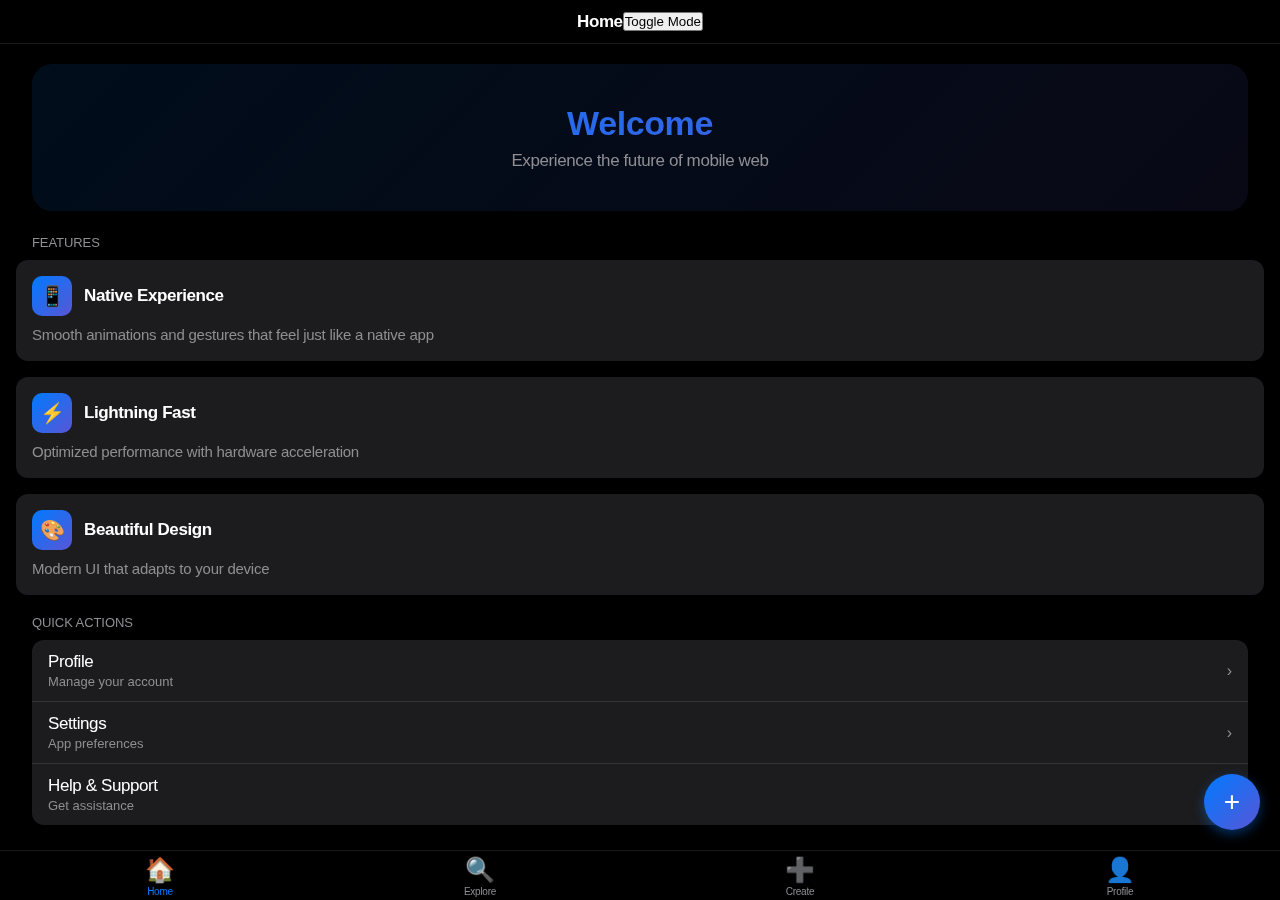
<file: index.html>
<!-- Path: /index.html -->
<!DOCTYPE html>
<html lang="en">

<head>
  <meta charset="UTF-8">
  <meta name="viewport"
    content="width=device-width, initial-scale=1.0, maximum-scale=1.0, user-scalable=no, viewport-fit=cover">
  <meta name="apple-mobile-web-app-capable" content="yes">
  <meta name="apple-mobile-web-app-status-bar-style" content="black-translucent">
  <title>My Native App</title>
  <link rel="stylesheet" href="global.css">
  <script src="main.js" defer></script>

</head>

<body>
  <!-- Status Bar -->
  <div class="status-bar"></div>

  <!-- Header -->
  <header class="header">
    <h1 class="header-title">Home</h1>
    <button onclick="toggleLightMode()">Toggle Mode</button>
  </header>

  <!-- Main Content -->
  <div class="main-container" id="mainContainer">
    <!-- Dynamic content will be loaded here -->
    <div id="content-container"></div>
  </div>

  <!-- Bottom Tab Bar -->
  <nav class="tab-bar">
    <div class="tab-item active" onclick="switchTab(0, 'Home', './html/home.html')">
      <div class="tab-icon">🏠</div>
      <div class="tab-label">Home</div>
    </div>
    <div class="tab-item" onclick="switchTab(1, 'Explore', './html/explore.html')">
      <div class="tab-icon">🔍</div>
      <div class="tab-label">Explore</div>
    </div>
    <div class="tab-item" onclick="switchTab(2, 'Create', './html/create.html')">
      <div class="tab-icon">➕</div>
      <div class="tab-label">Create</div>
    </div>
    <div class="tab-item" onclick="switchTab(3, 'Profile', './html/profile.html')">
      <div class="tab-icon">👤</div>
      <div class="tab-label">Profile</div>
    </div>
  </nav>

  <!-- Floating Action Button -->
  <div class="fab" onclick="openBottomSheet()">
    <span class="fab-icon">+</span>
  </div>

  <!-- Modal/Bottom Sheet -->
  <div class="modal-overlay" id="modalOverlay" onclick="closeBottomSheet()">
    <div class="bottom-sheet" onclick="event.stopPropagation()">
      <div class="sheet-handle"></div>
      <div class="sheet-content">
        <h2 style="margin-bottom: 20px;">Create New</h2>
        <div class="list-container">
          <div class="list-item" onclick="createAction('Post')">
            <div class="list-item-content">
              <div class="list-item-title">📝 New Post</div>
            </div>
          </div>
          <div class="list-item" onclick="createAction('Photo')">
            <div class="list-item-content">
              <div class="list-item-title">📷 Upload Photo</div>
            </div>
          </div>
          <div class="list-item" onclick="createAction('Video')">
            <div class="list-item-content">
              <div class="list-item-title">🎥 Share Video</div>
            </div>
          </div>
        </div>
      </div>
    </div>
  </div>

  <script>
    function toggleLightMode() {
      const body = document.body;
      if (body.classList.contains('light-mode')) {
        body.classList.remove('light-mode');
      } else {
        body.classList.add('light-mode');
      }
    }
  </script>
</body>

</html>
</file>
<file: global.css>
/* Path: /styles.css */
/* Global Base Styles and Shared Components */

/* CSS Variables */
:root {
    --safe-area-inset-top: env(safe-area-inset-top, 20px);
    --safe-area-inset-bottom: env(safe-area-inset-bottom, 0px);
    --primary: #007AFF;
    --background: #000000;
    --surface: #1C1C1E;
    --surface-light: #2C2C2E;
    --text-primary: #FFFFFF;
    --text-secondary: #8E8E93;
    --border: rgba(255, 255, 255, 0.1);
    --tab-height: 50px;
    --header-height: 44px;
}

.light-mode {
    --background: #FFFFFF;
    --surface: #F2F2F7;
    --surface-light: #E5E5EA;
    --text-primary: #000000;
    --text-secondary: #636366;
    --border: rgba(0, 0, 0, 0.1);
}


/* Reset and Base Styles */
* {
    margin: 0;
    padding: 0;
    box-sizing: border-box;
    -webkit-tap-highlight-color: transparent;
    -webkit-touch-callout: none;
    -webkit-user-select: none;
    user-select: none;
}

body {
    background-color: var(--background);
    color: var(--text-primary);
    font-family: -apple-system, BlinkMacSystemFont, 'Segoe UI', Roboto, sans-serif;
    min-height: 100vh;
    overflow: hidden;
    position: fixed;
    width: 100%;
    height: 100%;
}

/* Native-like Status Bar */
.status-bar {
    position: fixed;
    top: 0;
    left: 0;
    right: 0;
    height: var(--safe-area-inset-top);
    background: var(--background);
    z-index: 9999;
}

/* Native Header */
.header {
    position: fixed;
    top: var(--safe-area-inset-top);
    left: 0;
    right: 0;
    height: var(--header-height);
    background: rgba(0, 0, 0, 0.8);
    backdrop-filter: blur(20px);
    -webkit-backdrop-filter: blur(20px);
    z-index: 1000;
    display: flex;
    align-items: center;
    justify-content: center;
    border-bottom: 0.5px solid var(--border);
}

.header-title {
    font-size: 17px;
    font-weight: 600;
    letter-spacing: -0.4px;
}

/* Main Content Area */
.main-container {
    position: fixed;
    top: calc(var(--safe-area-inset-top) + var(--header-height));
    left: 0;
    right: 0;
    bottom: calc(var(--tab-height) + var(--safe-area-inset-bottom));
    overflow-y: auto;
    -webkit-overflow-scrolling: touch;
    scroll-behavior: smooth;
}

/* Pull to Refresh */
.pull-to-refresh {
    position: absolute;
    top: -60px;
    left: 50%;
    transform: translateX(-50%);
    width: 40px;
    height: 40px;
    opacity: 0;
    transition: opacity 0.3s;
}

.pull-to-refresh.active {
    opacity: 1;
}

.spinner {
    width: 25px;
    height: 25px;
    border: 3px solid var(--surface-light);
    border-top-color: var(--primary);
    border-radius: 50%;
    animation: spin 1s linear infinite;
    margin: 7.5px;
}

@keyframes spin {
    to { transform: rotate(360deg); }
}

/* Content Container */
#content-container {
    transition: opacity 0.15s ease, transform 0.15s ease;
}

/* Content Sections */
.content {
    padding: 20px 16px 40px;
}

.section-header {
    font-size: 13px;
    font-weight: 400;
    color: var(--text-secondary);
    text-transform: uppercase;
    letter-spacing: -0.08px;
    margin: 20px 0 10px;
    padding: 0 16px;
}

/* Bottom Tab Bar */
.tab-bar {
    position: fixed;
    bottom: 0;
    left: 0;
    right: 0;
    height: calc(var(--tab-height) + var(--safe-area-inset-bottom));
    background: rgba(0, 0, 0, 0.8);
    backdrop-filter: blur(20px);
    -webkit-backdrop-filter: blur(20px);
    border-top: 0.5px solid var(--border);
    display: flex;
    padding-bottom: var(--safe-area-inset-bottom);
    z-index: 1000;
}

.tab-item {
    flex: 1;
    height: var(--tab-height);
    display: flex;
    flex-direction: column;
    align-items: center;
    justify-content: center;
    cursor: pointer;
    transition: opacity 0.2s;
}

.tab-item:active {
    opacity: 0.6;
}

.tab-icon {
    font-size: 24px;
    margin-bottom: 2px;
    transition: color 0.2s;
}

.tab-label {
    font-size: 10px;
    letter-spacing: -0.24px;
    transition: color 0.2s;
}

.tab-item.active .tab-icon,
.tab-item.active .tab-label {
    color: var(--primary);
}

.tab-item:not(.active) .tab-icon,
.tab-item:not(.active) .tab-label {
    color: var(--text-secondary);
}

/* Floating Action Button */
.fab {
    position: fixed;
    bottom: calc(var(--tab-height) + var(--safe-area-inset-bottom) + 20px);
    right: 20px;
    width: 56px;
    height: 56px;
    background: linear-gradient(135deg, var(--primary), #5856D6);
    border-radius: 28px;
    display: flex;
    align-items: center;
    justify-content: center;
    box-shadow: 0 4px 12px rgba(0, 122, 255, 0.4);
    z-index: 999;
    transition: transform 0.2s, box-shadow 0.2s;
    cursor: pointer;
}

.fab:active {
    transform: scale(0.95);
    box-shadow: 0 2px 8px rgba(0, 122, 255, 0.3);
}

.fab-icon {
    font-size: 28px;
    color: white;
}

/* Modal/Bottom Sheet */
.modal-overlay {
    position: fixed;
    top: 0;
    left: 0;
    right: 0;
    bottom: 0;
    background: rgba(0, 0, 0, 0.5);
    opacity: 0;
    visibility: hidden;
    transition: opacity 0.3s, visibility 0.3s;
    z-index: 2000;
}

.modal-overlay.active {
    opacity: 1;
    visibility: visible;
}

.bottom-sheet {
    position: fixed;
    bottom: 0;
    left: 0;
    right: 0;
    background: var(--surface);
    border-radius: 12px 12px 0 0;
    transform: translateY(100%);
    transition: transform 0.3s ease;
    z-index: 2001;
    max-height: 90vh;
    overflow-y: auto;
    -webkit-overflow-scrolling: touch;
}

.modal-overlay.active .bottom-sheet {
    transform: translateY(0);
}

.sheet-handle {
    width: 36px;
    height: 5px;
    background: var(--text-secondary);
    border-radius: 3px;
    margin: 8px auto 20px;
}

.sheet-content {
    padding: 0 20px 40px;
}

/* Shared Components */
/* Native Cards */
.native-card {
    background: var(--surface);
    border-radius: 12px;
    margin-bottom: 16px;
    overflow: hidden;
    transition: all 0.2s ease;
    transform: scale(1);
}

.native-card:active {
    transform: scale(0.98);
    opacity: 0.8;
}

.card-content {
    padding: 16px;
}

.card-header {
    display: flex;
    align-items: center;
    margin-bottom: 8px;
}

.card-icon {
    width: 40px;
    height: 40px;
    background: linear-gradient(135deg, var(--primary), #5856D6);
    border-radius: 10px;
    display: flex;
    align-items: center;
    justify-content: center;
    margin-right: 12px;
    font-size: 20px;
}

.card-title {
    font-size: 17px;
    font-weight: 600;
    letter-spacing: -0.4px;
}

.card-subtitle {
    font-size: 15px;
    color: var(--text-secondary);
    line-height: 1.4;
    letter-spacing: -0.24px;
}

/* List Items */
.list-container {
    background: var(--surface);
    border-radius: 12px;
    margin: 0 16px 16px;
    overflow: hidden;
}

.list-item {
    padding: 12px 16px;
    display: flex;
    align-items: center;
    justify-content: space-between;
    border-bottom: 0.5px solid var(--border);
    transition: background-color 0.2s;
    cursor: pointer;
}

.list-item:active {
    background-color: var(--surface-light);
}

.list-item:last-child {
    border-bottom: none;
}

.list-item-content {
    flex: 1;
}

.list-item-title {
    font-size: 17px;
    letter-spacing: -0.4px;
}

.list-item-subtitle {
    font-size: 13px;
    color: var(--text-secondary);
    margin-top: 2px;
}

.chevron {
    color: var(--text-secondary);
    font-size: 16px;
}

/* Animations */
@keyframes slideIn {
    from {
        opacity: 0;
        transform: translateY(20px);
    }
    to {
        opacity: 1;
        transform: translateY(0);
    }
}

.animate-in {
    animation: slideIn 0.5s ease forwards;
}
</file>
